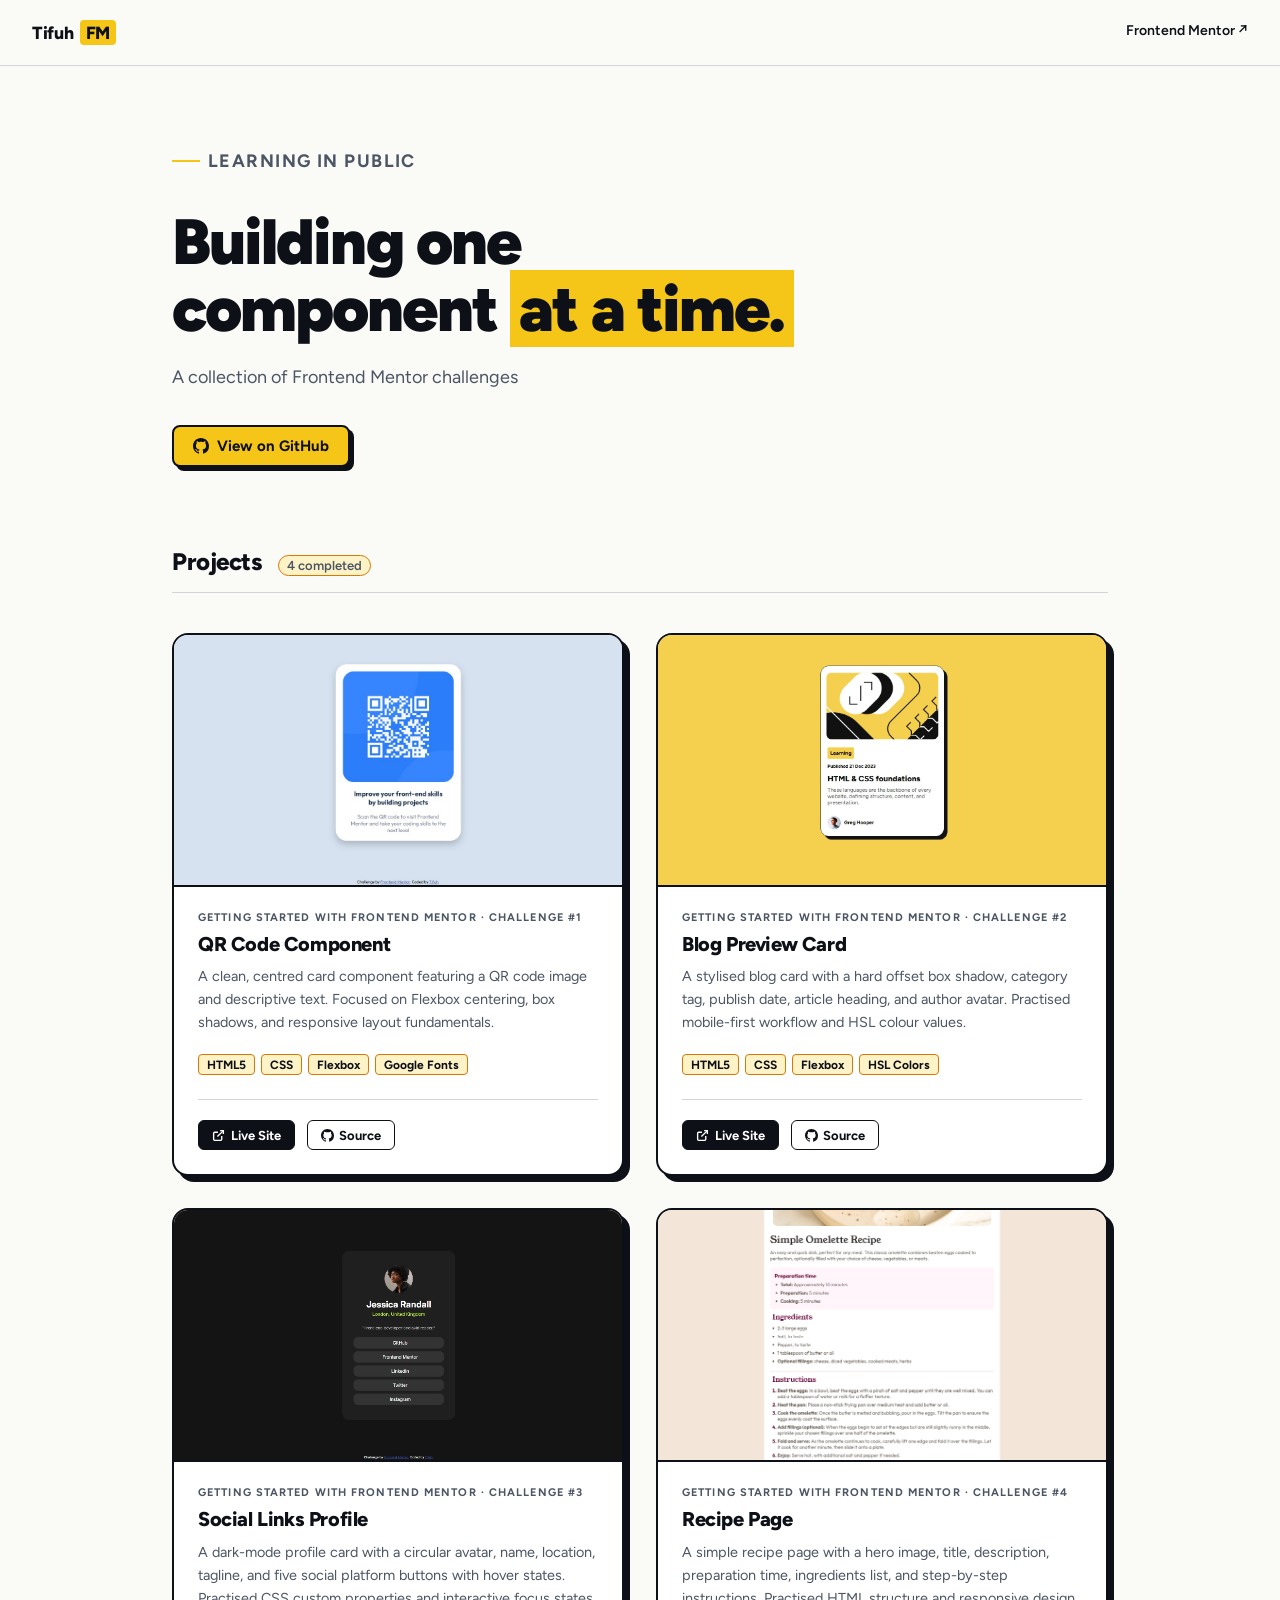
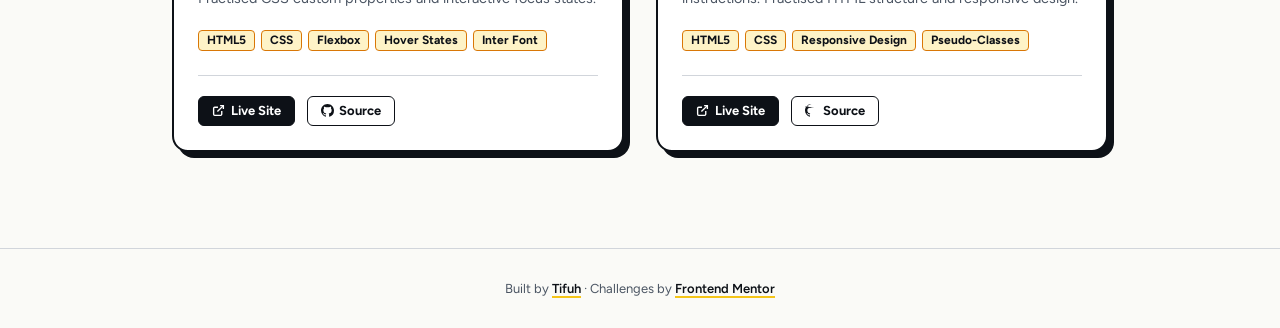
<file: index.html>
<!DOCTYPE html>
<html lang="en">
<head>
  <meta charset="UTF-8">
  <meta name="viewport" content="width=device-width, initial-scale=1.0">
  <title>Tifuh — Frontend Mentor Projects</title>
  <link rel="preconnect" href="https://fonts.googleapis.com">
  <link rel="preconnect" href="https://fonts.gstatic.com" crossorigin>
  <link href="https://fonts.googleapis.com/css2?family=Figtree:wght@400;500;600;700;800;900&display=swap" rel="stylesheet">
  <link rel="stylesheet" href="./portfolio-style.css">
</head>
<body>

<nav>
  <a class="nav-logo" href="#">Tifuh <span>FM</span></a>
  <a class="nav-link" href="https://www.frontendmentor.io/profile/Tifuh-n" target="_blank" rel="noopener">Frontend Mentor ↗</a>
</nav>

<section class="hero">
  <p class="hero-eyebrow">Learning in public</p>
  <h1>Building one<br>component <em>at a time.</em></h1>
  <p>A collection of Frontend Mentor challenges</p>
  <a class="hero-cta" href="https://github.com/Tifuh-n/practice-makes-progress" target="_blank" rel="noopener">
    <svg width="16" height="16" viewBox="0 0 24 24" fill="currentColor"><path d="M12 0C5.37 0 0 5.37 0 12c0 5.31 3.435 9.795 8.205 11.385.6.105.825-.255.825-.57 0-.285-.015-1.23-.015-2.235-3.015.555-3.795-.735-4.035-1.41-.135-.345-.72-1.41-1.23-1.695-.42-.225-1.02-.78-.015-.795.945-.015 1.62.87 1.845 1.23 1.08 1.815 2.805 1.305 3.495.99.105-.78.42-1.305.765-1.605-2.67-.3-5.46-1.335-5.46-5.925 0-1.305.465-2.385 1.23-3.225-.12-.3-.54-1.53.12-3.18 0 0 1.005-.315 3.3 1.23.96-.27 1.98-.405 3-.405s2.04.135 3 .405c2.295-1.56 3.3-1.23 3.3-1.23.66 1.65.24 2.88.12 3.18.765.84 1.23 1.905 1.23 3.225 0 4.605-2.805 5.625-5.475 5.925.435.375.81 1.095.81 2.22 0 1.605-.015 2.895-.015 3.3 0 .315.225.69.825.57A12.02 12.02 0 0 0 24 12c0-6.63-5.37-12-12-12z"/></svg>
    View on GitHub
  </a>
</section>

<section class="projects-section">
  <div class="section-header">
    <h2>Projects</h2>
    <span class="project-count">4 completed</span>
  </div>

  <div class="projects-grid">

    <!-- QR Code Component -->
    <article class="card">
      <div class="card-thumbnail">
        <img src="./qr-component/solution.jpg"/>
      </div>
      <div class="card-body">
        <p class="card-level">Getting Started with Frontend Mentor · Challenge #1</p>
        <h2 class="card-title">QR Code Component</h2>
        <p class="card-desc">A clean, centred card component featuring a QR code image and descriptive text. Focused on Flexbox centering, box shadows, and responsive layout fundamentals.</p>
        <div class="tags">
          <span class="tag">HTML5</span>
          <span class="tag">CSS</span>
          <span class="tag">Flexbox</span>
          <span class="tag">Google Fonts</span>
        </div>
        <div class="card-links">
          <a class="btn btn-primary" href="./qr-component/index.html" target="_blank" rel="noopener">
            <svg width="13" height="13" viewBox="0 0 24 24" fill="none" stroke="currentColor" stroke-width="2.5"><path d="M18 13v6a2 2 0 0 1-2 2H5a2 2 0 0 1-2-2V8a2 2 0 0 1 2-2h6"/><polyline points="15 3 21 3 21 9"/><line x1="10" y1="14" x2="21" y2="3"/></svg>
            Live Site
          </a>
          <a class="btn btn-ghost" href="https://github.com/Tifuh-n/practice-makes-progress/tree/main/qr-component" target="_blank" rel="noopener">
            <svg width="13" height="13" viewBox="0 0 24 24" fill="currentColor"><path d="M12 0C5.37 0 0 5.37 0 12c0 5.31 3.435 9.795 8.205 11.385.6.105.825-.255.825-.57 0-.285-.015-1.23-.015-2.235-3.015.555-3.795-.735-4.035-1.41-.135-.345-.72-1.41-1.23-1.695-.42-.225-1.02-.78-.015-.795.945-.015 1.62.87 1.845 1.23 1.08 1.815 2.805 1.305 3.495.99.105-.78.42-1.305.765-1.605-2.67-.3-5.46-1.335-5.46-5.925 0-1.305.465-2.385 1.23-3.225-.12-.3-.54-1.53.12-3.18 0 0 1.005-.315 3.3 1.23.96-.27 1.98-.405 3-.405s2.04.135 3 .405c2.295-1.56 3.3-1.23 3.3-1.23.66 1.65.24 2.88.12 3.18.765.84 1.23 1.905 1.23 3.225 0 4.605-2.805 5.625-5.475 5.925.435.375.81 1.095.81 2.22 0 1.605-.015 2.895-.015 3.3 0 .315.225.69.825.57A12.02 12.02 0 0 0 24 12c0-6.63-5.37-12-12-12z"/></svg>
            Source
          </a>
        </div>
      </div>
    </article>

    <!-- Blog Preview Card -->
    <article class="card">
      <div class="card-thumbnail">
        <img src="./blog-card/blog-screenshot.jpg"/>
      </div>
      <div class="card-body">
        <p class="card-level">Getting Started with Frontend Mentor · Challenge #2</p>
        <h2 class="card-title">Blog Preview Card</h2>
        <p class="card-desc">A stylised blog card with a hard offset box shadow, category tag, publish date, article heading, and author avatar. Practised mobile-first workflow and HSL colour values.</p>
        <div class="tags">
          <span class="tag">HTML5</span>
          <span class="tag">CSS</span>
          <span class="tag">Flexbox</span>
          <span class="tag">HSL Colors</span>
        </div>
        <div class="card-links">
          <a class="btn btn-primary" href="./blog-card/index.html" target="_blank" rel="noopener">
            <svg width="13" height="13" viewBox="0 0 24 24" fill="none" stroke="currentColor" stroke-width="2.5"><path d="M18 13v6a2 2 0 0 1-2 2H5a2 2 0 0 1-2-2V8a2 2 0 0 1 2-2h6"/><polyline points="15 3 21 3 21 9"/><line x1="10" y1="14" x2="21" y2="3"/></svg>
            Live Site
          </a>
          <a class="btn btn-ghost" href="https://github.com/Tifuh-n/practice-makes-progress/tree/main/blog-card" target="_blank" rel="noopener">
            <svg width="13" height="13" viewBox="0 0 24 24" fill="currentColor"><path d="M12 0C5.37 0 0 5.37 0 12c0 5.31 3.435 9.795 8.205 11.385.6.105.825-.255.825-.57 0-.285-.015-1.23-.015-2.235-3.015.555-3.795-.735-4.035-1.41-.135-.345-.72-1.41-1.23-1.695-.42-.225-1.02-.78-.015-.795.945-.015 1.62.87 1.845 1.23 1.08 1.815 2.805 1.305 3.495.99.105-.78.42-1.305.765-1.605-2.67-.3-5.46-1.335-5.46-5.925 0-1.305.465-2.385 1.23-3.225-.12-.3-.54-1.53.12-3.18 0 0 1.005-.315 3.3 1.23.96-.27 1.98-.405 3-.405s2.04.135 3 .405c2.295-1.56 3.3-1.23 3.3-1.23.66 1.65.24 2.88.12 3.18.765.84 1.23 1.905 1.23 3.225 0 4.605-2.805 5.625-5.475 5.925.435.375.81 1.095.81 2.22 0 1.605-.015 2.895-.015 3.3 0 .315.225.69.825.57A12.02 12.02 0 0 0 24 12c0-6.63-5.37-12-12-12z"/></svg>
            Source
          </a>
        </div>
      </div>
    </article>

    <!-- Social Links Profile -->
    <article class="card">
      <div class="card-thumbnail">
        <img src="./social-links/screenshot.jpg"/>
      </div>
      <div class="card-body">
        <p class="card-level">Getting Started with Frontend Mentor · Challenge #3</p>
        <h2 class="card-title">Social Links Profile</h2>
        <p class="card-desc">A dark-mode profile card with a circular avatar, name, location, tagline, and five social platform buttons with hover states. Practised CSS custom properties and interactive focus states.</p>
        <div class="tags">
          <span class="tag">HTML5</span>
          <span class="tag">CSS</span>
          <span class="tag">Flexbox</span>
          <span class="tag">Hover States</span>
          <span class="tag">Inter Font</span>
        </div>
        <div class="card-links">
          <a class="btn btn-primary" href="./social-links/index.html" target="_blank" rel="noopener">
            <svg width="13" height="13" viewBox="0 0 24 24" fill="none" stroke="currentColor" stroke-width="2.5"><path d="M18 13v6a2 2 0 0 1-2 2H5a2 2 0 0 1-2-2V8a2 2 0 0 1 2-2h6"/><polyline points="15 3 21 3 21 9"/><line x1="10" y1="14" x2="21" y2="3"/></svg>
            Live Site
          </a>
          <a class="btn btn-ghost" href="https://github.com/Tifuh-n/practice-makes-progress/tree/main/social-links" target="_blank" rel="noopener">
            <svg width="13" height="13" viewBox="0 0 24 24" fill="currentColor"><path d="M12 0C5.37 0 0 5.37 0 12c0 5.31 3.435 9.795 8.205 11.385.6.105.825-.255.825-.57 0-.285-.015-1.23-.015-2.235-3.015.555-3.795-.735-4.035-1.41-.135-.345-.72-1.41-1.23-1.695-.42-.225-1.02-.78-.015-.795.945-.015 1.62.87 1.845 1.23 1.08 1.815 2.805 1.305 3.495.99.105-.78.42-1.305.765-1.605-2.67-.3-5.46-1.335-5.46-5.925 0-1.305.465-2.385 1.23-3.225-.12-.3-.54-1.53.12-3.18 0 0 1.005-.315 3.3 1.23.96-.27 1.98-.405 3-.405s2.04.135 3 .405c2.295-1.56 3.3-1.23 3.3-1.23.66 1.65.24 2.88.12 3.18.765.84 1.23 1.905 1.23 3.225 0 4.605-2.805 5.625-5.475 5.925.435.375.81 1.095.81 2.22 0 1.605-.015 2.895-.015 3.3 0 .315.225.69.825.57A12.02 12.02 0 0 0 24 12c0-6.63-5.37-12-12-12z"/></svg>
            Source
          </a>
        </div>
      </div>
    </article>

    <!-- Recipe Page -->
    <article class="card">
      <div class="card-thumbnail">
        <img src="./recipe-page/recipe-page-screenshot.png" alt="Recipe Page Screenshot"/>
      </div>
      <div class="card-body">
        <p class="card-level">Getting Started with Frontend Mentor · Challenge #4</p>
        <h2 class="card-title">Recipe Page</h2>
        <p class="card-desc">A simple recipe page with a hero image, title, description, preparation time, ingredients list, and step-by-step instructions. Practised HTML structure and responsive design.</p>
        <div class="tags">
          <span class="tag">HTML5</span>
          <span class="tag">CSS</span>
          <span class="tag">Responsive Design</span>
          <span class="tag">Pseudo-Classes</span>
        </div>
        <div class="card-links">
          <a class="btn btn-primary" href="./recipe-page/index.html" target="_blank" rel="noopener">
            <svg width="13" height="13" viewBox="0 0 24 24" fill="none" stroke="currentColor" stroke-width="2.5"><path d="M18 13v6a2 2 0 0 1-2 2H5a2 2 0 0 1-2-2V8a2 2 0 0 1 2-2h6"/><polyline points="15 3 21 3 21 9"/><line x1="10" y1="14" x2="21" y2="3"/></svg>
            Live Site
          </a>
          <a class="btn btn-ghost" href="https://github.com/Tifuh-n/practice-makes-progress/tree/main/recipe-page" target="_blank" rel="noopener">
            <svg width="13" height="13" viewBox="0 0 24 24" fill="currentColor"><path d="M12 0C5.37 0 0 5.37 0 12c0 5.31 3.435 9.795 8.205 11.385.6.105.825-.255.825-.57 0-.285-.015-1.23-.015-2.235-3.015.555-3.795-.735-4.035-1.41-.135-.345-.72-1.41-1.23-1.695-.42-.225-1.02-.78-.015-.795.945-.015 1.62.87 1.845 1.23 1.08 1.815 2.805 1.305 3.495.99.105-.78.42-1.305.765-1.605-2.67-.3-5.46-1.335-5.46-5.925 0-1.305.465-2.385 1.23-3.225-.12-.3-.54-1.53.12-3.18 0 0 1.005-.315 3.3 1.23.96-.27 1.98-.405 3-.405s2.04 .135 3 .405c2 .295 -1 .56 -3 .18 .765 .84 -1 .23 -1 .905 -1 .23 -3 .225 -3 .225 -.66 -1 .65 -.24 -2 .88 -.12 -3 .18 -.765 -.84 -1 .23 -1 .905 -1 .23 -3 .225 -3 .225 -.66 -1 .65 -.24 -2 .88 -.12 -3 .18 -.765 -.84 -1 .23 -1 .905 -1 .23 -3 .225 -3 .225 -.66 -1 .65 -.24 -2"></svg>
            Source
          </a>
        </div>
      </div>
    </article>


  </div>
</section>



<footer>
  Built by <a href="https://www.frontendmentor.io/profile/Tifuh-n" target="_blank" rel="noopener">Tifuh</a> · Challenges by <a href="https://www.frontendmentor.io" target="_blank" rel="noopener">Frontend Mentor</a>
</footer>

</body>
</html>
</file>
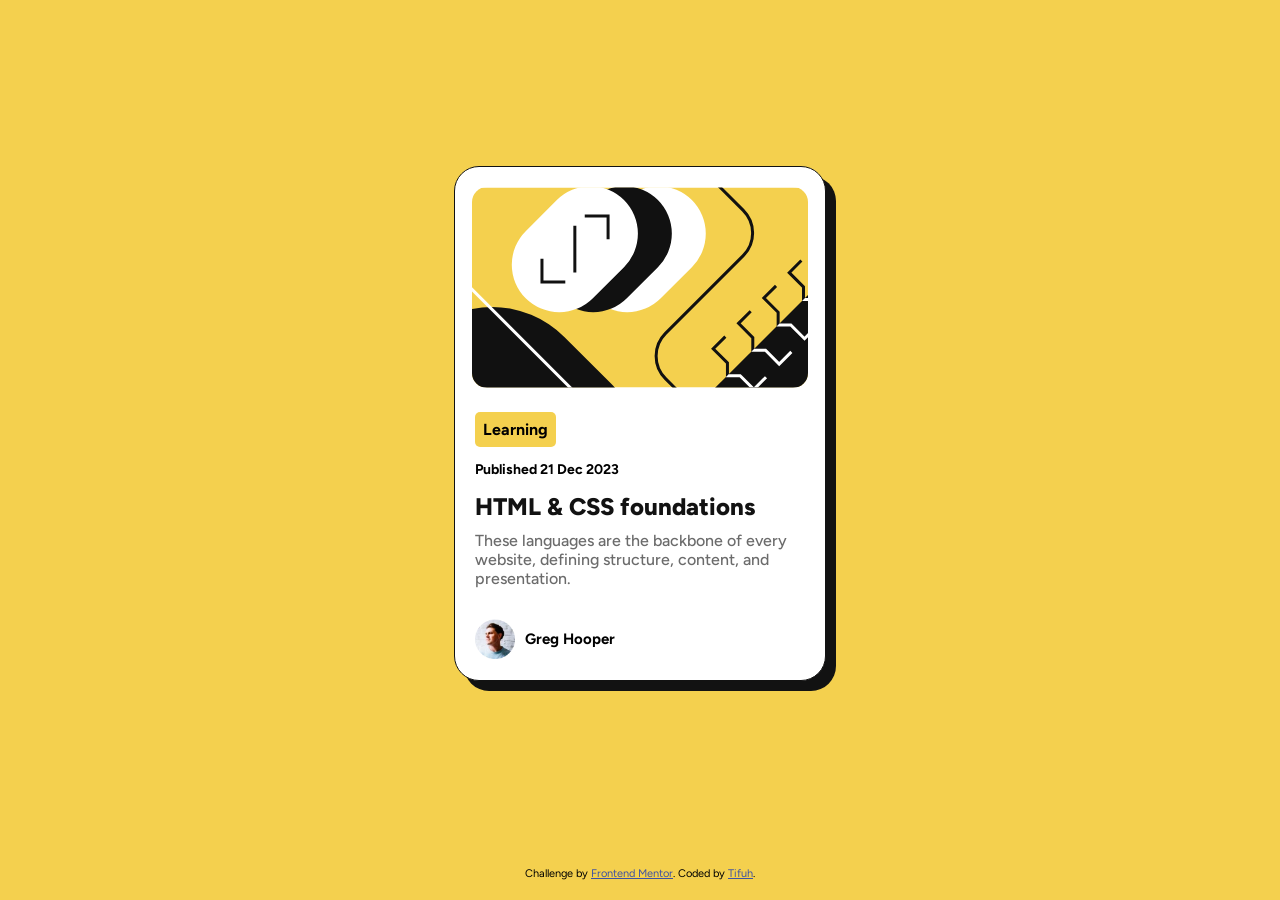
<file: blog-card/index.html>
<!DOCTYPE html>
<html lang="en">
<head>
  <meta charset="UTF-8">
  <meta name="viewport" content="width=device-width, initial-scale=1.0"> <!-- displays site properly based on user's device -->

  <link rel="icon" type="image/png" sizes="32x32" href="./assets/images/favicon-32x32.png">
  <link rel="preconnect" href="https://fonts.googleapis.com">
  <link rel="preconnect" href="https://fonts.gstatic.com" crossorigin>
  <link href="https://fonts.googleapis.com/css2?family=Figtree:ital,wght@0,300..900;1,300..900&display=swap" rel="stylesheet">
  
  <title>Frontend Mentor | Blog preview card</title>
  <link rel="stylesheet" href="style.css">

  <!-- Feel free to remove these styles or customise in your own stylesheet 👍 -->
  <style>
    .attribution { font-size: 0.6875rem; text-align: center; }
    .attribution a { color: hsl(228, 45%, 44%); }
  </style>
</head>
<body>
  <div class="container">
    <div class="blog-img">
      <img src="./assets/images/illustration-article.svg" alt="Blog image">
    </div>
    <div class="blog-content">
      <div class="tag">
        Learning
      </div>
      <p>Published 21 Dec 2023</p>
      <h1>HTML & CSS foundations</h1>
      <div class="blog-text">
        <p>These languages are the backbone of every website, defining structure, content, and presentation.</p>
      </div>
    </div>
  
  <div class="blog-author">
    <img src="./assets/images/image-avatar.webp" alt="Author's profile picture">
    <div class="author-info">
      <h2>Greg Hooper</h2>
    </div>
  </div>
</div>
  <footer class="attribution">
    Challenge by <a href="https://www.frontendmentor.io?ref=challenge">Frontend Mentor</a>. 
    Coded by <a href="#">Tifuh</a>.
  </footer>
</body>
</html>
</file>
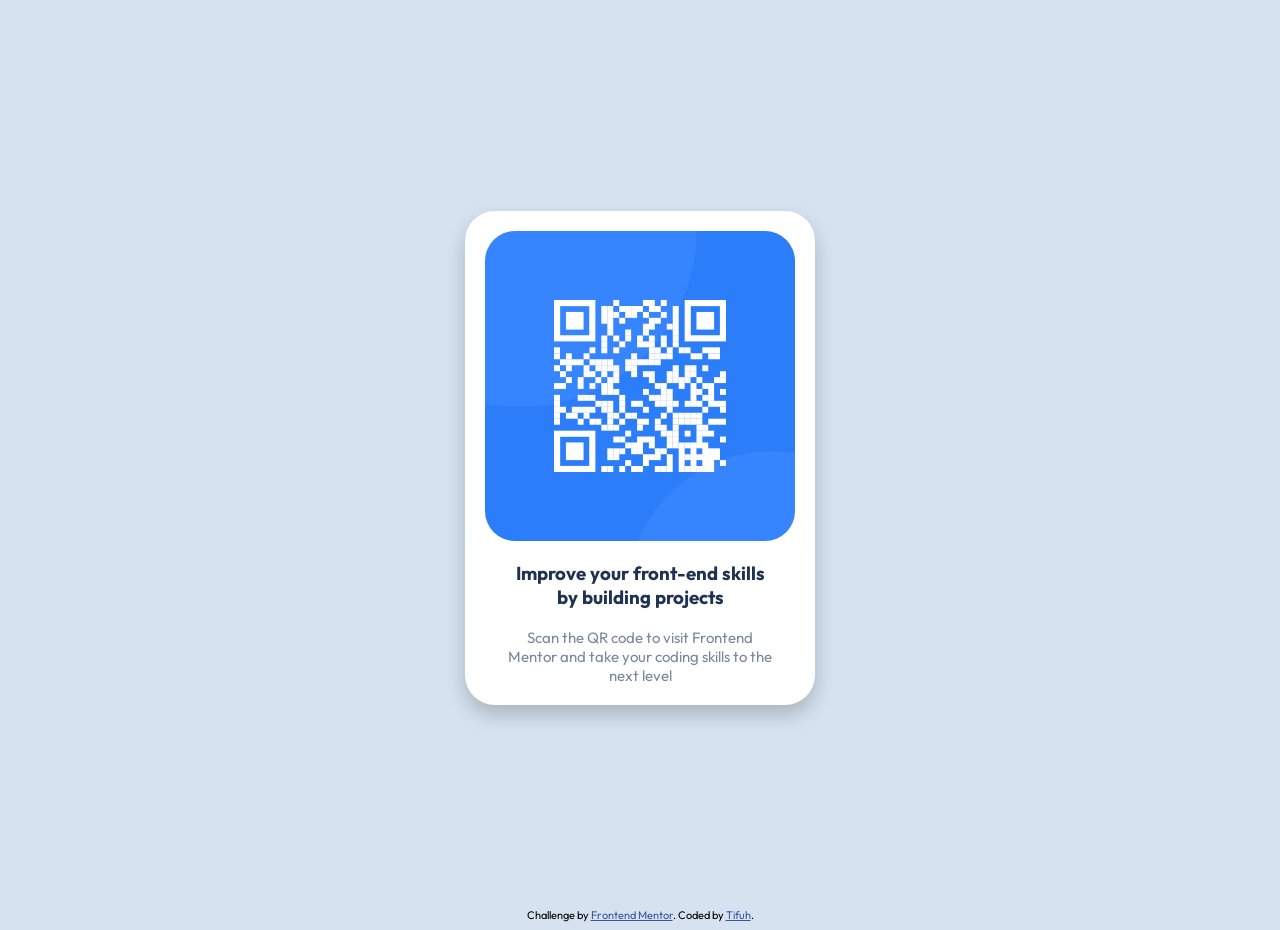
<file: qr-component/index.html>
<!DOCTYPE html>
<html lang="en">
<head>
  <meta charset="UTF-8">
  <meta name="viewport" content="width=device-width, initial-scale=1.0"> <!-- displays site properly based on user's device -->

  <link rel="icon" type="image/png" sizes="32x32" href="./images/favicon-32x32.png">
  <link rel="preconnect" href="https://fonts.googleapis.com">
  <link rel="preconnect" href="https://fonts.gstatic.com" crossorigin>
  <link href="https://fonts.googleapis.com/css2?family=Outfit:wght@100..900&display=swap" rel="stylesheet">
  <link rel="stylesheet" href="./styles.css">
  
  <title>Frontend Mentor | QR code component</title>

  <!-- Feel free to remove these styles or customise in your own stylesheet 👍 -->
  <style>
    .attribution { font-size: 0.6875rem; text-align: center; }
    .attribution a { color: hsl(228, 45%, 44%); }
  </style>
</head>
<body>
  <div class="container">
    <div class="component-container">

      <div class="image-container">
        <img src="./images/image-qr-code.png" alt="QR Code">
      </div>
      <div class="text-container">
        <h3>Improve your front-end skills by building projects</h3>
        <p>Scan the QR code to visit Frontend Mentor and take your coding skills to the next level</p>
      </div>
    </div>
  </div>
  <footer class="attribution">
    Challenge by <a href="https://www.frontendmentor.io?ref=challenge">Frontend Mentor</a>. 
    Coded by <a href="#">Tifuh</a>.
  </footer>
</body>
</html>
</file>
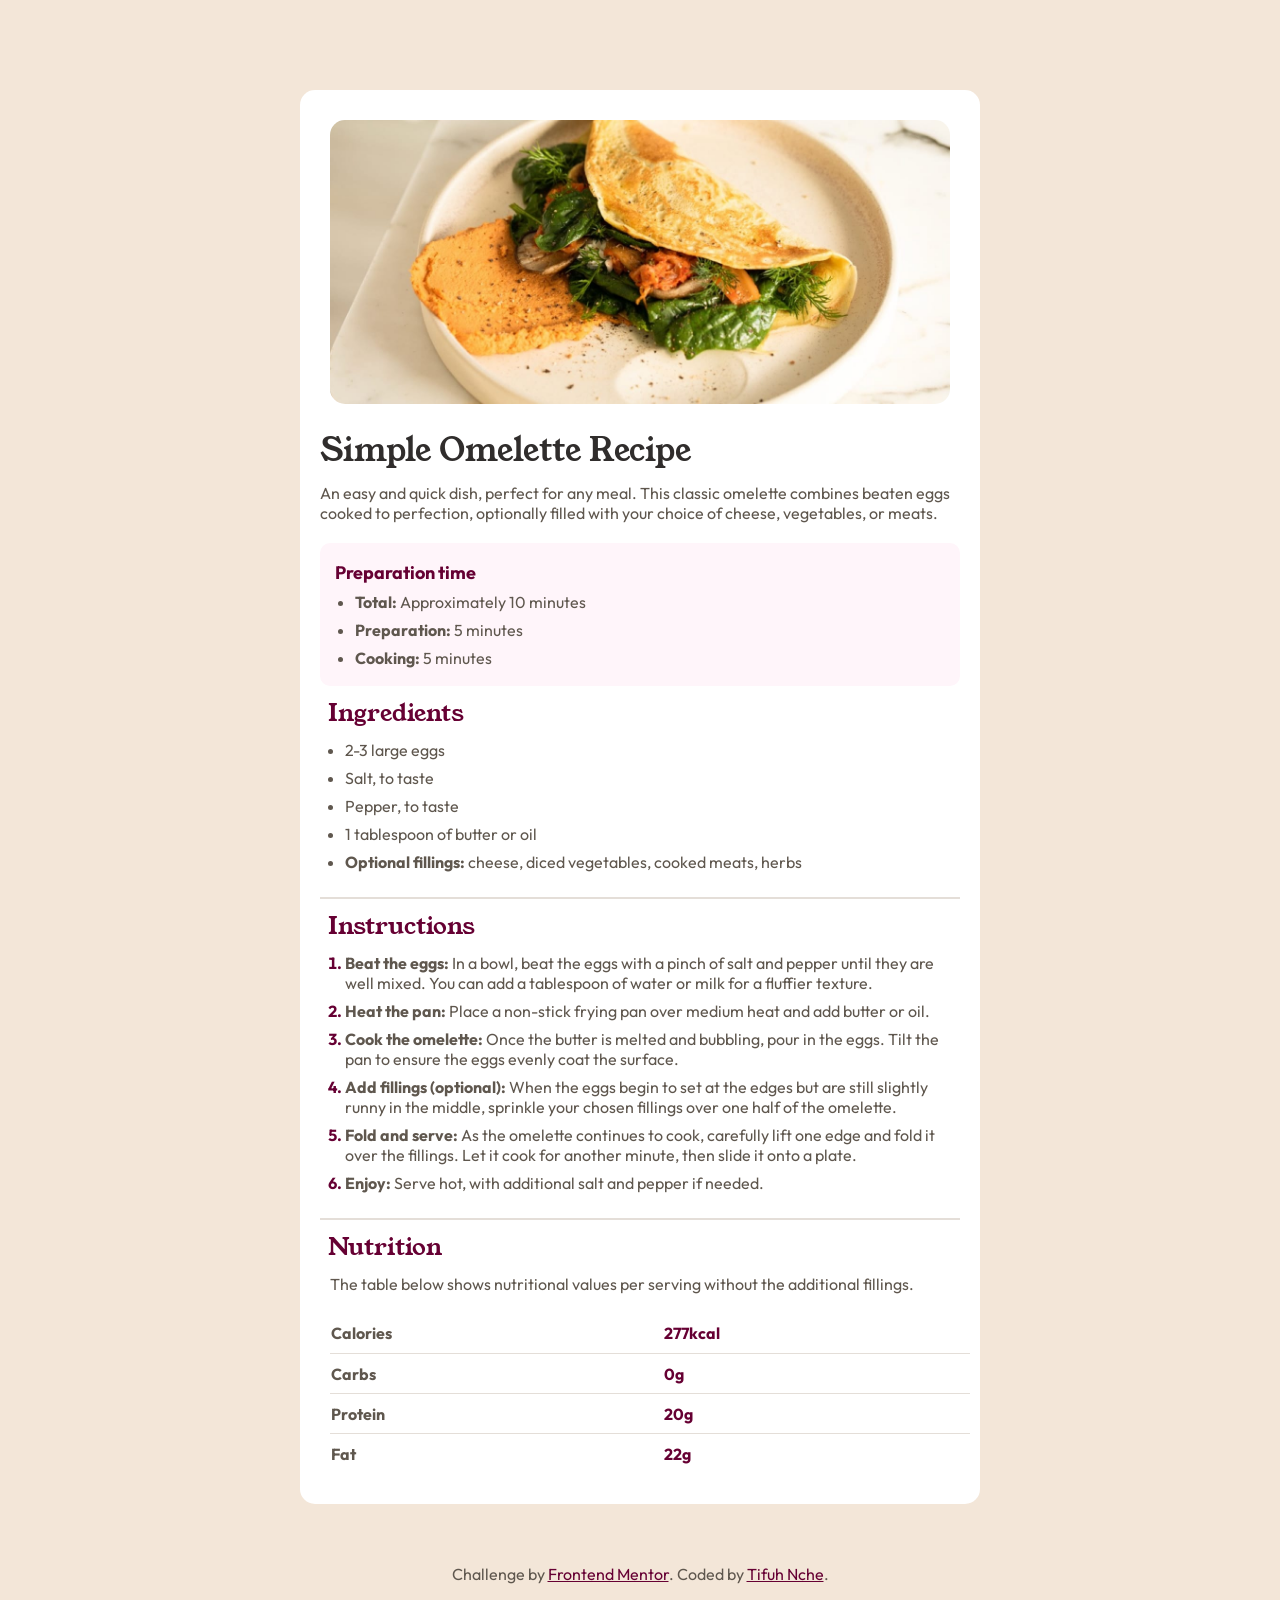
<file: recipe-page/index.html>
<!DOCTYPE html>
<html lang="en">
<head>
  <meta charset="UTF-8">
  <meta name="viewport" content="width=device-width, initial-scale=1.0"> <!-- displays site properly based on user's device -->

  <link rel="preconnect" href="https://fonts.googleapis.com">
  <link rel="preconnect" href="https://fonts.gstatic.com" crossorigin>
  <link href="https://fonts.googleapis.com/css2?family=Outfit:wght@100..900&family=Young+Serif&display=swap" rel="stylesheet">

  <link rel="icon" type="image/png" sizes="32x32" href="./assets/images/favicon-32x32.png">
  <link rel="stylesheet" href="style.css">
  <title>Frontend Mentor | Recipe page</title>
</head>
<body>

  <div class="recipe-card">
    <div class="recipe-image">
      <img src="./assets/images/image-omelette.jpeg" alt="Omelette" class="recipe-img">
    </div>

    <div class="recipe-header">
      <h1 class="recipe-title">Simple Omelette Recipe</h1>
      <p class="recipe-description">An easy and quick dish, perfect for any meal. This classic omelette combines beaten eggs cooked to perfection, optionally filled with your choice of cheese, vegetables, or meats.</p>
    </div>

    <div class="recipe-body">
      <div class="prep-section">
        <h3 class="prep-title">Preparation time</h3>
        <ul class="prep-list">
          <li><b>Total:</b> Approximately 10 minutes</li>
          <li><b>Preparation:</b> 5 minutes</li>
          <li><b>Cooking:</b> 5 minutes</li>
        </ul>

      </div>

      <div class="ingredients">
        <h2 class="ingredients-title">Ingredients</h2>
        <ul class="ingredients-list">
          <li>2-3 large eggs</li>
          <li>Salt, to taste</li>
          <li>Pepper, to taste</li>
          <li>1 tablespoon of butter or oil</li>
          <li><b>Optional fillings:</b> cheese, diced vegetables, cooked meats, herbs</li>
        </ul>
      </div>

      <hr/>  <!-- line break -->

      <div class="instructions">
        <h2 class="instructions-title">Instructions</h2>
        <ol class="instructions-list">
          <li><b>Beat the eggs:</b> In a bowl, beat the eggs with a pinch of salt and pepper until they are well mixed. You can add a tablespoon of water or milk for a fluffier texture.</li>
          <li><b>Heat the pan:</b> Place a non-stick frying pan over medium heat and add butter or oil.</li>
          <li><b>Cook the omelette:</b> Once the butter is melted and bubbling, pour in the eggs. Tilt the pan to ensure the eggs evenly coat the surface.</li>
          <li><b>Add fillings (optional):</b> When the eggs begin to set at the edges but are still slightly runny in the middle, sprinkle your chosen fillings over one half of the omelette.</li>
          <li><b>Fold and serve:</b> As the omelette continues to cook, carefully lift one edge and fold it over the fillings. Let it cook for another minute, then slide it onto a plate.</li>
          <li><b>Enjoy:</b> Serve hot, with additional salt and pepper if needed.</li>
        </ol>

      </div>

      <hr/>  <!-- line break -->

      <div class="nutrition">
        <h2 class="nutrition-title">Nutrition</h2>
        <p class="nutrition-description">The table below shows nutritional values per serving without the additional fillings.</p>
        <table class="nutrition-table">
          <tr>
            <th>Calories</th>
            <td>277kcal</td>
          </tr>
          <tr>
            <th>Carbs</th>
            <td>0g</td>
          </tr>
          <tr>
            <th>Protein</th>
            <td>20g</td>
          </tr>
          <tr>
            <th>Fat</th>
            <td>22g</td>
          </tr>
        </table>

      </div>
    </div>
    
  </div>
  
  
  <footer class="attribution">
    Challenge by <a href="https://www.frontendmentor.io?ref=challenge">Frontend Mentor</a>. 
    Coded by <a href="#">Tifuh Nche</a>.
  </footer>
</body>
</html>
</file>
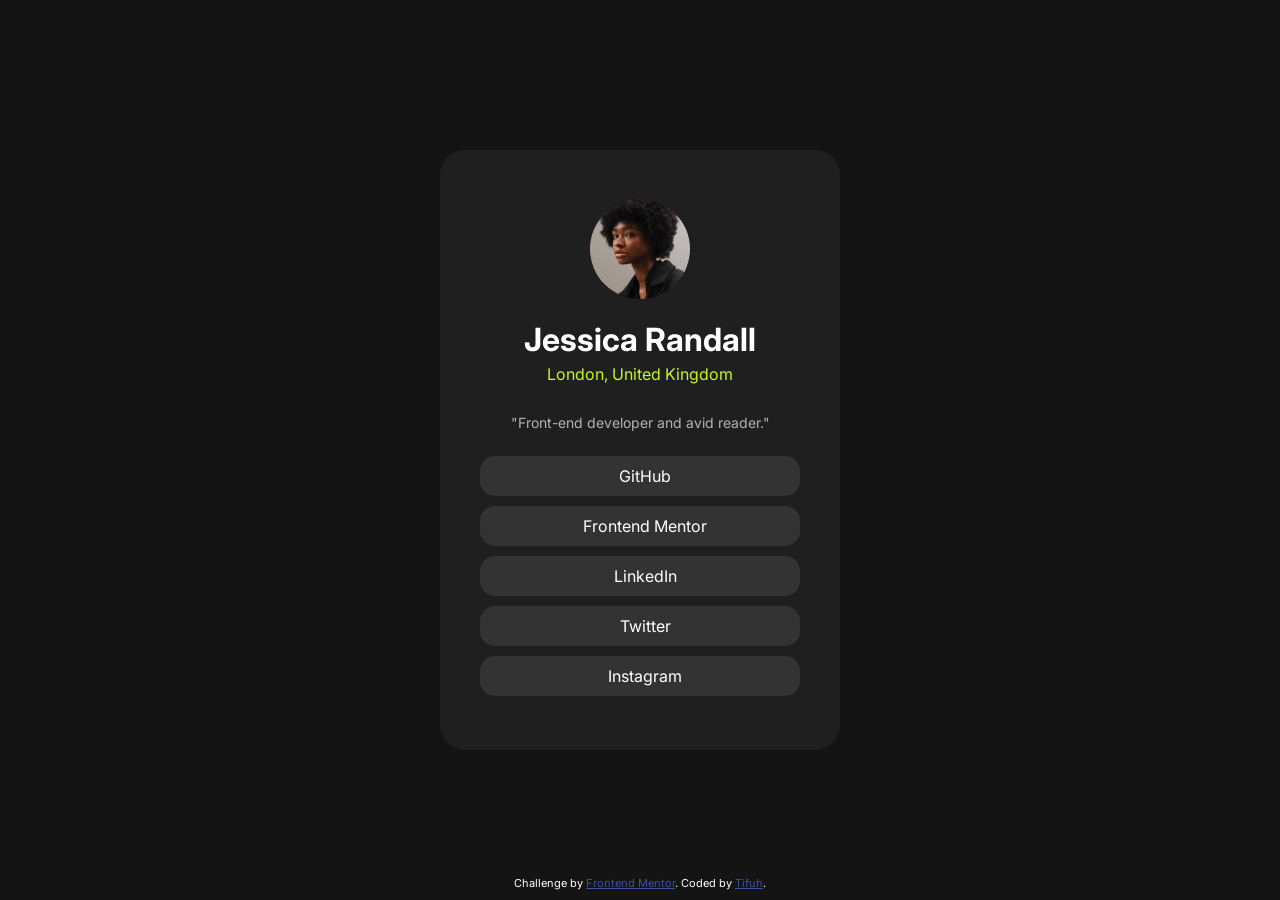
<file: social-links/index.html>
<!DOCTYPE html>
<html lang="en">
<head>
  <meta charset="UTF-8">
  <meta name="viewport" content="width=device-width, initial-scale=1.0"> <!-- displays site properly based on user's device -->

  <link rel="icon" type="image/png" sizes="32x32" href="./assets/images/favicon-32x32.png">
  <link rel="preconnect" href="https://fonts.googleapis.com">
  <link rel="preconnect" href="https://fonts.gstatic.com" crossorigin>
  <link href="https://fonts.googleapis.com/css2?family=Inter:ital,opsz,wght@0,14..32,100..900;1,14..32,100..900&display=swap" rel="stylesheet">

  <link rel="stylesheet" href="./style.css">
  
  <title>Frontend Mentor | Social links profile</title>

  <!-- Feel free to remove these styles or customise in your own stylesheet 👍 -->
  <style>
    .attribution { font-size: 0.6875rem; text-align: center; }
    .attribution a { color: hsl(228, 45%, 44%); }
  </style>
</head>
<body>

  <div class="container">
    <div class="card">
      <div class="profile-image">
        <img src="./assets/images/avatar-jessica.jpeg" alt="Profile image"/>
      </div>

      <div class="card-desc">
        <h1 class="name">Jessica Randall</h1>
        <p class="location">London, United Kingdom</p>
        <p class="bio">"Front-end developer and avid reader."</p>
      </div>

      <div class="social-links">
        <div class="social-link">
          <a href="">
            <span class="social-link-text">GitHub</span>
          
          </a>
        </div>

        <div class="social-link">
          <a href="">
            <span class="social-link-text">Frontend Mentor</span>
          </a>
        </div>

        <div class="social-link">
          <a href="">
            <span class="social-link-text">LinkedIn</span>
          </a>
        </div>

        <div class="social-link">
          <a href="">
            <span class="social-link-text">Twitter</span>
          </a>
        </div>

        <div class="social-link">
          <a href="">
            <span class="social-link-text">Instagram</span>
          </a>
        </div>

      </div>

    </div>
  </div>

  
  <footer class="attribution">
    Challenge by <a href="https://www.frontendmentor.io?ref=challenge">Frontend Mentor</a>. 
    Coded by <a href="#">Tifuh</a>.
  </footer>
</body>
</html>
</file>
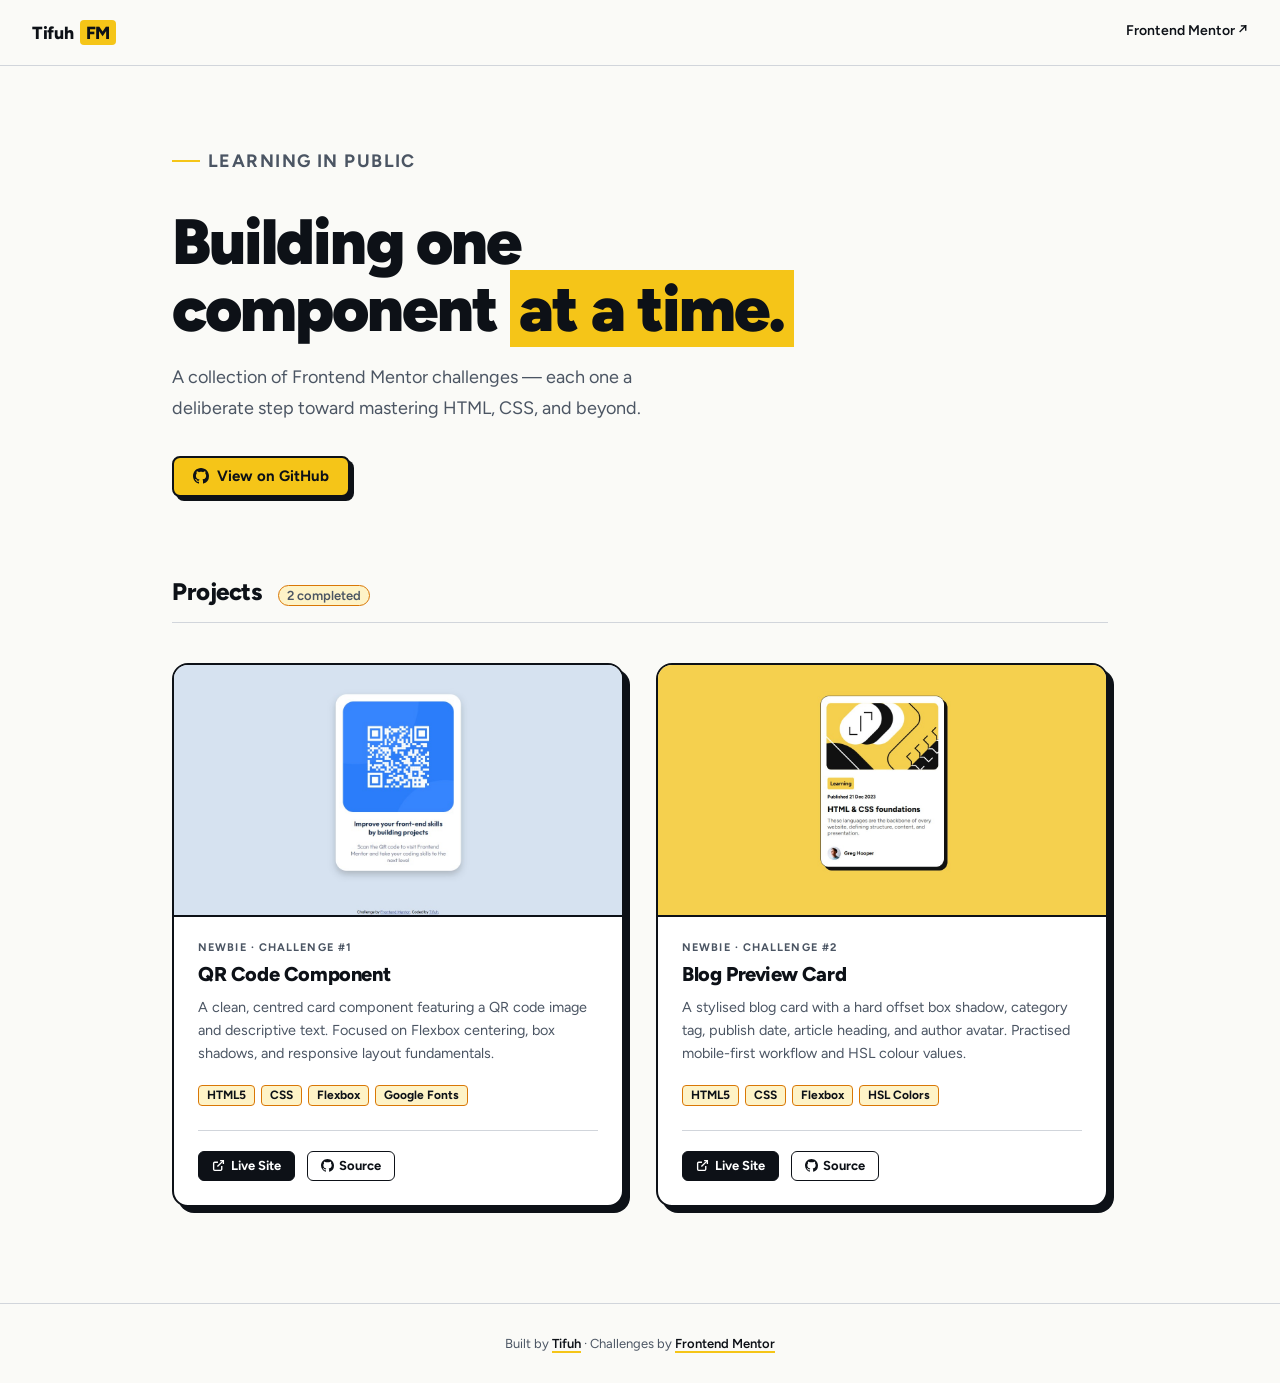
<file: portfolio.html>
<!DOCTYPE html>
<html lang="en">
<head>
  <meta charset="UTF-8">
  <meta name="viewport" content="width=device-width, initial-scale=1.0">
  <title>Tifuh — Frontend Mentor Projects</title>
  <link rel="preconnect" href="https://fonts.googleapis.com">
  <link rel="preconnect" href="https://fonts.gstatic.com" crossorigin>
  <link href="https://fonts.googleapis.com/css2?family=Figtree:wght@400;500;600;700;800;900&display=swap" rel="stylesheet">
  <link rel="stylesheet" href="./portfolio-style.css">
</head>
<body>

<nav>
  <a class="nav-logo" href="#">Tifuh <span>FM</span></a>
  <a class="nav-link" href="https://www.frontendmentor.io/profile/Tifuh-n" target="_blank" rel="noopener">Frontend Mentor ↗</a>
</nav>

<section class="hero">
  <p class="hero-eyebrow">Learning in public</p>
  <h1>Building one<br>component <em>at a time.</em></h1>
  <p>A collection of Frontend Mentor challenges — each one a deliberate step toward mastering HTML, CSS, and beyond.</p>
  <a class="hero-cta" href="https://github.com/Tifuh-n/practice-makes-progress" target="_blank" rel="noopener">
    <svg width="16" height="16" viewBox="0 0 24 24" fill="currentColor"><path d="M12 0C5.37 0 0 5.37 0 12c0 5.31 3.435 9.795 8.205 11.385.6.105.825-.255.825-.57 0-.285-.015-1.23-.015-2.235-3.015.555-3.795-.735-4.035-1.41-.135-.345-.72-1.41-1.23-1.695-.42-.225-1.02-.78-.015-.795.945-.015 1.62.87 1.845 1.23 1.08 1.815 2.805 1.305 3.495.99.105-.78.42-1.305.765-1.605-2.67-.3-5.46-1.335-5.46-5.925 0-1.305.465-2.385 1.23-3.225-.12-.3-.54-1.53.12-3.18 0 0 1.005-.315 3.3 1.23.96-.27 1.98-.405 3-.405s2.04.135 3 .405c2.295-1.56 3.3-1.23 3.3-1.23.66 1.65.24 2.88.12 3.18.765.84 1.23 1.905 1.23 3.225 0 4.605-2.805 5.625-5.475 5.925.435.375.81 1.095.81 2.22 0 1.605-.015 2.895-.015 3.3 0 .315.225.69.825.57A12.02 12.02 0 0 0 24 12c0-6.63-5.37-12-12-12z"/></svg>
    View on GitHub
  </a>
</section>

<section class="projects-section">
  <div class="section-header">
    <h2>Projects</h2>
    <span class="project-count">2 completed</span>
  </div>

  <div class="projects-grid">

    <!-- QR Code Component -->
    <article class="card">
      <div class="card-thumbnail">
        <img src="./qr-component/solution.jpg"/>
      </div>
      <div class="card-body">
        <p class="card-level">Newbie · Challenge #1</p>
        <h2 class="card-title">QR Code Component</h2>
        <p class="card-desc">A clean, centred card component featuring a QR code image and descriptive text. Focused on Flexbox centering, box shadows, and responsive layout fundamentals.</p>
        <div class="tags">
          <span class="tag">HTML5</span>
          <span class="tag">CSS</span>
          <span class="tag">Flexbox</span>
          <span class="tag">Google Fonts</span>
        </div>
        <div class="card-links">
          <a class="btn btn-primary" href="./qr-component/index.html" target="_blank" rel="noopener">
            <svg width="13" height="13" viewBox="0 0 24 24" fill="none" stroke="currentColor" stroke-width="2.5"><path d="M18 13v6a2 2 0 0 1-2 2H5a2 2 0 0 1-2-2V8a2 2 0 0 1 2-2h6"/><polyline points="15 3 21 3 21 9"/><line x1="10" y1="14" x2="21" y2="3"/></svg>
            Live Site
          </a>
          <a class="btn btn-ghost" href="https://github.com/Tifuh-n/practice-makes-progress/tree/main/qr-component" target="_blank" rel="noopener">
            <svg width="13" height="13" viewBox="0 0 24 24" fill="currentColor"><path d="M12 0C5.37 0 0 5.37 0 12c0 5.31 3.435 9.795 8.205 11.385.6.105.825-.255.825-.57 0-.285-.015-1.23-.015-2.235-3.015.555-3.795-.735-4.035-1.41-.135-.345-.72-1.41-1.23-1.695-.42-.225-1.02-.78-.015-.795.945-.015 1.62.87 1.845 1.23 1.08 1.815 2.805 1.305 3.495.99.105-.78.42-1.305.765-1.605-2.67-.3-5.46-1.335-5.46-5.925 0-1.305.465-2.385 1.23-3.225-.12-.3-.54-1.53.12-3.18 0 0 1.005-.315 3.3 1.23.96-.27 1.98-.405 3-.405s2.04.135 3 .405c2.295-1.56 3.3-1.23 3.3-1.23.66 1.65.24 2.88.12 3.18.765.84 1.23 1.905 1.23 3.225 0 4.605-2.805 5.625-5.475 5.925.435.375.81 1.095.81 2.22 0 1.605-.015 2.895-.015 3.3 0 .315.225.69.825.57A12.02 12.02 0 0 0 24 12c0-6.63-5.37-12-12-12z"/></svg>
            Source
          </a>
        </div>
      </div>
    </article>

    <!-- Blog Preview Card -->
    <article class="card">
      <div class="card-thumbnail">
        <img src="./blog-card/blog-screenshot.jpg"/>
      </div>
      <div class="card-body">
        <p class="card-level">Newbie · Challenge #2</p>
        <h2 class="card-title">Blog Preview Card</h2>
        <p class="card-desc">A stylised blog card with a hard offset box shadow, category tag, publish date, article heading, and author avatar. Practised mobile-first workflow and HSL colour values.</p>
        <div class="tags">
          <span class="tag">HTML5</span>
          <span class="tag">CSS</span>
          <span class="tag">Flexbox</span>
          <span class="tag">HSL Colors</span>
        </div>
        <div class="card-links">
          <a class="btn btn-primary" href="./blog-card/index.html" target="_blank" rel="noopener">
            <svg width="13" height="13" viewBox="0 0 24 24" fill="none" stroke="currentColor" stroke-width="2.5"><path d="M18 13v6a2 2 0 0 1-2 2H5a2 2 0 0 1-2-2V8a2 2 0 0 1 2-2h6"/><polyline points="15 3 21 3 21 9"/><line x1="10" y1="14" x2="21" y2="3"/></svg>
            Live Site
          </a>
          <a class="btn btn-ghost" href="https://github.com/Tifuh-n/practice-makes-progress" target="_blank" rel="noopener">
            <svg width="13" height="13" viewBox="0 0 24 24" fill="currentColor"><path d="M12 0C5.37 0 0 5.37 0 12c0 5.31 3.435 9.795 8.205 11.385.6.105.825-.255.825-.57 0-.285-.015-1.23-.015-2.235-3.015.555-3.795-.735-4.035-1.41-.135-.345-.72-1.41-1.23-1.695-.42-.225-1.02-.78-.015-.795.945-.015 1.62.87 1.845 1.23 1.08 1.815 2.805 1.305 3.495.99.105-.78.42-1.305.765-1.605-2.67-.3-5.46-1.335-5.46-5.925 0-1.305.465-2.385 1.23-3.225-.12-.3-.54-1.53.12-3.18 0 0 1.005-.315 3.3 1.23.96-.27 1.98-.405 3-.405s2.04.135 3 .405c2.295-1.56 3.3-1.23 3.3-1.23.66 1.65.24 2.88.12 3.18.765.84 1.23 1.905 1.23 3.225 0 4.605-2.805 5.625-5.475 5.925.435.375.81 1.095.81 2.22 0 1.605-.015 2.895-.015 3.3 0 .315.225.69.825.57A12.02 12.02 0 0 0 24 12c0-6.63-5.37-12-12-12z"/></svg>
            Source
          </a>
        </div>
      </div>
    </article>

  </div>
</section>

<footer>
  Built by <a href="https://www.frontendmentor.io/profile/Tifuh-n" target="_blank" rel="noopener">Tifuh</a> · Challenges by <a href="https://www.frontendmentor.io" target="_blank" rel="noopener">Frontend Mentor</a>
</footer>

</body>
</html>
</file>
<file: portfolio-style.css>
*, *::before, *::after { box-sizing: border-box; margin: 0; padding: 0; }

    :root {
    --bg: #FAFAF7;
    --ink: #0D1117;
    --ink-soft: #4B5563;
    --yellow: #F5C518;
    --yellow-pale: #FEF3C7;
    --white: #FFFFFF;
    --border: #D1D5DB;
    --shadow-color: #0D1117;
    }

    body {
    font-family: 'Figtree', sans-serif;
    background-color: var(--bg);
    color: var(--ink);
    min-height: 100vh;
    }

    /* ── NAV ── */
    nav {
    display: flex;
    align-items: center;
    justify-content: space-between;
    padding: 1.25rem 2rem;
    border-bottom: 1.5px solid var(--border);
    background: var(--bg);
    position: sticky;
    top: 0;
    z-index: 10;
    }

    .nav-logo {
    font-size: 1.1rem;
    font-weight: 800;
    letter-spacing: -0.02em;
    color: var(--ink);
    text-decoration: none;
    }

    .nav-logo span {
    display: inline-block;
    background: var(--yellow);
    color: var(--ink);
    padding: 0.1em 0.35em;
    border-radius: 4px;
    margin-left: 0.15em;
    }

    .nav-link {
    font-size: 0.875rem;
    font-weight: 600;
    color: var(--ink);
    text-decoration: none;
    border-bottom: 2px solid transparent;
    padding-bottom: 2px;
    transition: border-color 0.15s;
    }
    .nav-link:hover { border-color: var(--yellow); }

    /* ── HERO ── */
    .hero {
    padding: 5rem 2rem 4rem;
    max-width: 1000px;
    margin: 0 auto;
    }

    .hero-eyebrow {
    display: inline-flex;
    align-items: center;
    gap: 0.5rem;
    font-size: 0.8125rem;
    font-weight: 700;
    letter-spacing: 0.08em;
    text-transform: uppercase;
    color: var(--ink-soft);
    margin-bottom: 1.5rem;
    }

    .hero-eyebrow::before {
    content: '';
    display: block;
    width: 28px;
    height: 2px;
    background: var(--yellow);
    }

    .hero h1 {
    font-size: clamp(2.5rem, 6vw, 4rem);
    font-weight: 900;
    line-height: 1.05;
    letter-spacing: -0.03em;
    color: var(--ink);
    margin-bottom: 1.25rem;
    }

    .hero h1 em {
    font-style: normal;
    background: var(--yellow);
    padding: 0 0.15em;
    }

    .hero p {
    font-size: 1.125rem;
    line-height: 1.7;
    color: var(--ink-soft);
    max-width: 520px;
    margin-bottom: 2rem;
    }

    .hero-cta {
    display: inline-flex;
    align-items: center;
    gap: 0.5rem;
    font-size: 0.9375rem;
    font-weight: 700;
    color: var(--ink);
    text-decoration: none;
    background: var(--yellow);
    border: 2px solid var(--ink);
    padding: 0.65em 1.25em;
    border-radius: 8px;
    box-shadow: 4px 4px 0 var(--ink);
    transition: transform 0.1s, box-shadow 0.1s;
    }

    .hero-cta:hover {
    transform: translate(-2px, -2px);
    box-shadow: 6px 6px 0 var(--ink);
    }

    .hero-cta:active {
    transform: translate(2px, 2px);
    box-shadow: 2px 2px 0 var(--ink);
    }

    /* ── PROJECTS ── */
    .projects-section {
    padding: 1rem 2rem 6rem;
    max-width: 1000px;
    margin: 0 auto;
    }

    .section-header {
    display: flex;
    align-items: baseline;
    gap: 1rem;
    margin-bottom: 2.5rem;
    padding-bottom: 1rem;
    border-bottom: 1.5px solid var(--border);
    }

    .section-header h2 {
    font-size: 1.5rem;
    font-weight: 800;
    letter-spacing: -0.02em;
    }

    .project-count {
    font-size: 0.8125rem;
    font-weight: 600;
    color: var(--ink-soft);
    background: var(--yellow-pale);
    border: 1.5px solid #D97706;
    padding: 0.15em 0.6em;
    border-radius: 20px;
    }

    .projects-grid {
    display: grid;
    grid-template-columns: repeat(auto-fill, minmax(min(100%, 420px), 1fr));
    gap: 2rem;
    }

    /* ── CARD ── */
    .card {
    background: var(--white);
    border: 2px solid var(--ink);
    border-radius: 16px;
    overflow: hidden;
    box-shadow: 6px 6px 0 var(--ink);
    transition: transform 0.15s, box-shadow 0.15s;
    display: flex;
    flex-direction: column;
    }

    .card:hover {
    transform: translate(-3px, -3px);
    box-shadow: 9px 9px 0 var(--ink);
    }

    .card-thumbnail {
    width: 100%;
    aspect-ratio: 16 / 9;
    overflow: hidden;
    background: #E5E7EB;
    border-bottom: 2px solid var(--ink);
    }

    .card-thumbnail img {
    width: 100%;
    height: 100%;
    object-fit: cover;
    object-position: center;
    display: block;
    }

    .card-body {
    padding: 1.5rem;
    display: flex;
    flex-direction: column;
    flex: 1;
    }

    .card-level {
    font-size: 0.6875rem;
    font-weight: 700;
    letter-spacing: 0.1em;
    text-transform: uppercase;
    color: var(--ink-soft);
    margin-bottom: 0.5rem;
    }

    .card-title {
    font-size: 1.25rem;
    font-weight: 800;
    letter-spacing: -0.02em;
    color: var(--ink);
    margin-bottom: 0.6rem;
    line-height: 1.2;
    }

    .card-desc {
    font-size: 0.9rem;
    line-height: 1.6;
    color: var(--ink-soft);
    margin-bottom: 1.25rem;
    flex: 1;
    }

    .tags {
    display: flex;
    flex-wrap: wrap;
    gap: 0.4rem;
    margin-bottom: 1.5rem;
    }

    .tag {
    font-size: 0.75rem;
    font-weight: 700;
    color: var(--ink);
    background: var(--yellow-pale);
    border: 1.5px solid #D97706;
    padding: 0.2em 0.65em;
    border-radius: 4px;
    }

    .card-links {
    display: flex;
    gap: 0.75rem;
    border-top: 1.5px solid var(--border);
    padding-top: 1.25rem;
    }

    .btn {
    display: inline-flex;
    align-items: center;
    gap: 0.35rem;
    font-size: 0.8125rem;
    font-weight: 700;
    text-decoration: none;
    padding: 0.5em 1em;
    border-radius: 6px;
    border: 1.5px solid var(--ink);
    transition: background 0.1s, color 0.1s;
    }

    .btn-primary {
    background: var(--ink);
    color: var(--white);
    }
    .btn-primary:hover { background: #1e293b; }

    .btn-ghost {
    background: transparent;
    color: var(--ink);
    }
    .btn-ghost:hover { background: var(--yellow-pale); }

    .btn svg { flex-shrink: 0; }

    /* ── FOOTER ── */
    footer {
    border-top: 1.5px solid var(--border);
    padding: 2rem;
    text-align: center;
    font-size: 0.8125rem;
    color: var(--ink-soft);
    }

    footer a {
    color: var(--ink);
    font-weight: 600;
    text-decoration: none;
    border-bottom: 2px solid var(--yellow);
    }

    @media (max-width: 600px) {
    nav { padding: 1rem 1.25rem; }
    .hero { padding: 3rem 1.25rem 2.5rem; }
    .projects-section { padding: 0.5rem 1.25rem 4rem; }
    }
</file>
<file: blog-card/style.css>
body {
    background-color:hsl(47, 88%, 63%);
    height: 100vh;
    margin: 0;
    display: flex;
    align-items: center;
    justify-content: center;
    flex-direction: column;
}

.container {
    width: 350px;
    display: flex;
    flex-direction: column;
    justify-content: center;
    align-items: center;
    background-color: hsl(0, 0%, 100%);
    padding: 10px;
    border-radius: 25px;
    border: 1px solid hsl(0, 0%, 7%);
    box-shadow: 10px 10px hsl(0, 0%, 7%);
    margin: auto;
}

.blog-img img{
    border-radius: 25px;
    padding: 10px;
}

.blog-content {
    font-family: 'Figtree', sans-serif;
    display: flex;
    flex-direction: column;
    padding: 10px;
}

.blog-content h1 {
    font-size: 24px;
    margin: auto 0;
    font-weight: 800;
    color: hsl(0, 0%, 7%);
}

.blog-content p {
    font-size: 14px;
    font-weight: bold;   
    font-family: 'Figtree', sans-serif;
}

.blog-text p {
    margin: 10px 0;
    font-size: 16px;
    font-weight: 500;
    color: hsl(0, 0%, 42%);
}

.tag {
    background-color: hsl(47, 88%, 63%);
    font-weight: bold;
    font-size: 16px;
    padding: 8px;
    border-radius: 5px;
    width: fit-content;
}

.blog-author {
    display: flex;
    align-items: center;
    margin: auto;
    gap: 10px;
    width: 100%;
    font-family: 'Figtree', sans-serif;
    font-size: 10px;
    padding: 10px;
    font-weight: bold;
}

.blog-author img {
    width: 40px;
    height: 40px;
}

footer.attribution {
    font-family: 'Figtree', sans-serif;
    font-size: 11px;
    text-align: center;
    margin: 20px;
}
</file>
<file: qr-component/styles.css>
body{
    background-color: hsl(212, 45%, 89%);
    font-family: "Outfit", sans-serif;
    
}

p {
    font-size: 15px;
    font-weight: 400;
    color: hsl(220, 15%, 55%);
}

h3 {
    font-weight: 700;
    color: hsl(218, 44%, 22%);
}

.container{
    display: flex;
    align-items: center;
    justify-content: center;
    height: 100vh;
}

.component-container{
    background-color: hsl(0, 0%, 100%);
    max-width: 350px;
    height: auto;
    border-radius: 30px;
    align-items: center;
    justify-content: center;
    box-shadow: 0px 10px 20px rgba(0, 0, 0, 0.2);
}

.image-container{
    display: flex;
    align-items: center;
    justify-content: center;
    margin: 20px ;
    max-width: 100%;

}

.image-container img{
    border-radius: 30px;
    max-width: 100%;
    height: auto;
}

.text-container{
    text-align: center;
    margin: 20px;
    padding: 0 20px;
}
</file>
<file: recipe-page/style.css>
body {
    margin: 0;
    background-color: hsl(30, 54%, 90%);
    display: flex;
    flex-direction: column;
    align-items: center;
    justify-content: center;
    min-height: 100vh;
    color: hsl(30, 10%, 34%);
}

p {
    font-family: "Outfit", sans-serif;
    font-weight: 400;
    font-style: normal;
    font-size: 16px;
}

.recipe-title {
    font-family: "Young Serif", serif;
    font-weight: 400;
    font-style: normal;
    color:hsl(24, 5%, 18%);
    margin: 10px 0;
}

.recipe-description {
    margin: 10px 0 20px 0;
}



.recipe-card {
    border-radius: 15px;
    margin: 90px auto 60px auto;
    background-color: hsl(0, 0%, 100%);
    padding: 20px;
    max-width: 50%;
    
}
.recipe-image{
    border-radius: 15px;
    padding: 10px;
}

.recipe-img {
    width: 100%;
    height: auto;
    border-radius: 15px;
}

.prep-section {
    background-color: hsl(330, 100%, 98%);
    padding: 10px 15px;
    border-radius: 10px;
    margin: auto;

    font-family: "Outfit", sans-serif;
    font-weight: 400;
    font-style: normal;
    font-size: 16px;
}

.prep-title {
    color: hsl(330, 100%, 20%);
    font-weight: 700;
    font-style: normal;
    font-size: 18px;
    margin: 8px auto;
}

.prep-list {
    padding-left: 20px;
    margin: 0;
}

.prep-list li, .ingredients-list li, .instructions-list li {
    margin-bottom: 8px;
}

.ingredients, .instructions, .nutrition {
    font-family: "Outfit", sans-serif;
    font-weight: 400;
    font-style: normal;

}


.ingredients-title, .instructions-title, .nutrition-title {
    color: hsl(330, 100%, 20%);
    font-family: "Young Serif", serif;
    font-weight: 400;
    font-style: normal;
    margin: 10px 8px;
}

.ingredients-list, .instructions-list {
    padding-left: 25px;
    margin: 10px 0 25px 0;
}

.instructions-list li::marker {
    color: hsl(330, 100%, 20%);
    font-weight: bold;
}

hr{
    border: 1px solid hsl(30, 18%, 87%);
}

.nutrition-description {
    margin: 10px 0 20px 10px;
}

.nutrition-table {
    width: 100%;
    margin: 10px;
    text-align: left;
    border-collapse: collapse;
}

tr {
    border-bottom: 1px solid hsl(30, 18%, 87%);
    height: 40px;
    
}

tr:last-child {
    border-bottom: none;
}

td {
    color: hsl(330, 100%, 20%);
    font-weight: 700;
}


.attribution {
    font-family: "Outfit", sans-serif;
    font-weight: 400;
    font-style: normal;
    margin: 0 auto 20px auto;
    text-align: center;
}

.attribution a {
    color: hsl(330, 100%, 20%);
}
</file>
<file: social-links/style.css>
body{
    background-color: hsl(0, 0%, 8%);
    color: hsl(0, 0%, 100%);
    font-family: 'Inter', sans-serif;
    margin: 0;
    height: 100vh;
    display: flex;
    align-items: center;
    justify-content: center;
}

.container{
    text-align: center;
    display: flex;
    flex-direction: column;
    align-items: center;
    justify-content: center;
    height: 600px;
    background-color: hsl(0, 0%, 12%);
    border-radius: 25px;
    margin: auto;
    width: 400px;
}

.card{
    width: 80%;
}

.profile-image{
    width: 100px;
    height: 100px;
    margin:auto;
}

.profile-image img{
    border-radius: 50%;
    object-fit: cover;
    width: 100%;
    height: 100%;
}

.social-links{
    display: flex;
    flex-direction: column;
    align-items: center;
    justify-content: center;
    margin-top: 20px;
}

.social-link{
    display: flex;
    align-items: center;
    justify-content: center;
    margin: 5px auto;
    width: 100%;
}

.social-link a{
    display: flex;
    align-items: center;
    justify-content: center;
    text-decoration: none;
    color: hsl(0, 0%, 100%);
    width: 100%;
    padding: 10px;
    background-color: hsl(0, 0%, 20%);
    border-radius: 15px;
}

.social-link a:hover{
    background-color: hsl(0, 0%, 30%);
}


.social-link-text{
    margin-left: 10px;
}

.card-desc h1{
    margin-bottom: 0;
}

.location{
    color: hsl(75, 94%, 57%);
    margin-top: 5px;

}

.bio{
    font-size: 14px;
    margin-top: 30px;
    color: hsl(0, 0%, 70%);
}

footer{
    position: absolute;
    bottom: 10px;
    width: 100%;
    text-align: center;
}
</file>
